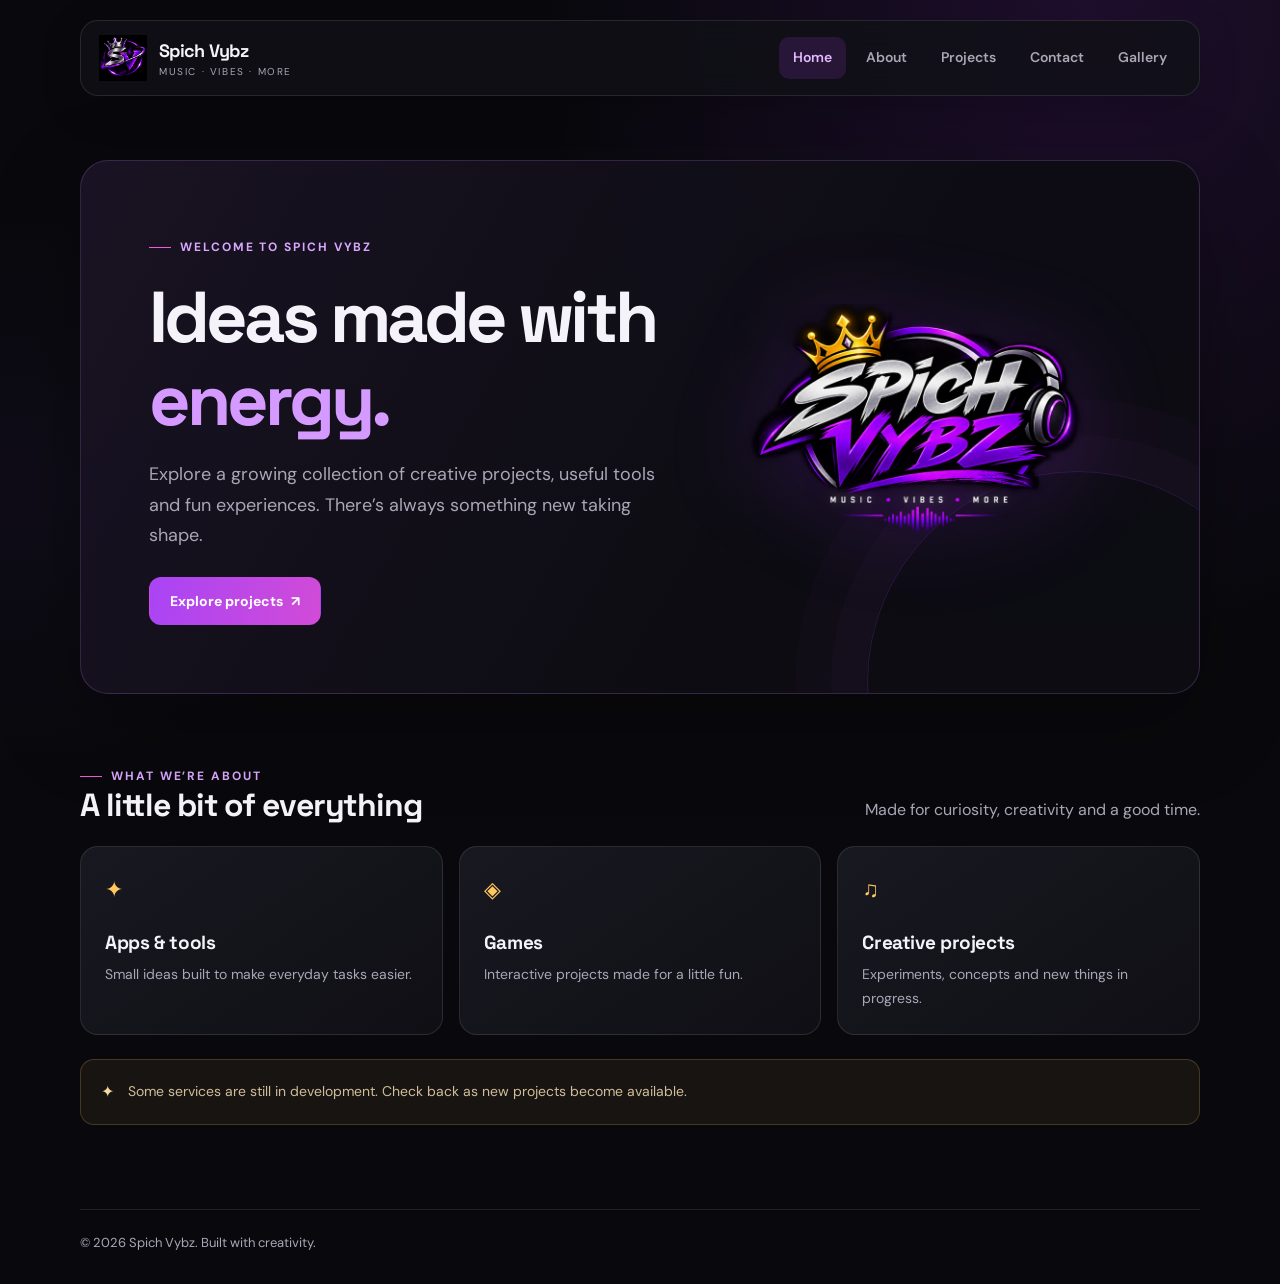
<file: index.html>
<!DOCTYPE html>
<html lang="en">
<head>
    <meta charset="UTF-8">
    <meta name="viewport" content="width=device-width, initial-scale=1.0">
    <meta name="theme-color" content="#09090d">
    <meta name="description" content="Spich Vybz brings together creative projects, apps, games and ideas.">
    <title>Spich Vybz — Music, Vibes &amp; More</title>
    <link rel="stylesheet" href="style.css">
</head>
<body>
    <header class="site-header">
        <nav class="navbar" aria-label="Main navigation">
            <a class="brand" href="index.html" aria-label="Spich Vybz home">
                <img src="sv-logo.png" alt="">
                <span class="brand-copy"><span class="brand-name">Spich Vybz</span><span class="brand-tagline">Music · Vibes · More</span></span>
            </a>
            <div class="nav-links">
                <a href="index.html" aria-current="page">Home</a>
                <a href="about.html">About</a>
                <a href="projects.html">Projects</a>
                <a href="contact.html">Contact</a>
                <a href="gallery.html">Gallery</a>
            </div>
        </nav>
    </header>

    <main>
        <section class="hero" aria-labelledby="hero-title">
            <div class="hero-copy">
                <span class="eyebrow">Welcome to Spich Vybz</span>
                <h1 id="hero-title">Ideas made with <span>energy.</span></h1>
                <p>Explore a growing collection of creative projects, useful tools and fun experiences. There’s always something new taking shape.</p>
                <a class="button-link" href="projects.html">Explore projects <span aria-hidden="true">↗</span></a>
            </div>
            <div class="hero-art">
                <img src="Spich Vybz Neon Music Logo.png" alt="Spich Vybz — Music, Vibes, More">
            </div>
        </section>

        <section aria-labelledby="offer-title">
            <div class="section-heading">
                <div><span class="eyebrow">What we’re about</span><h2 id="offer-title">A little bit of everything</h2></div>
                <p>Made for curiosity, creativity and a good time.</p>
            </div>
            <div class="cards">
                <article class="card"><span class="card-icon" aria-hidden="true">✦</span><h3>Apps &amp; tools</h3><p>Small ideas built to make everyday tasks easier.</p></article>
                <article class="card"><span class="card-icon" aria-hidden="true">◈</span><h3>Games</h3><p>Interactive projects made for a little fun.</p></article>
                <article class="card"><span class="card-icon" aria-hidden="true">♫</span><h3>Creative projects</h3><p>Experiments, concepts and new things in progress.</p></article>
            </div>
            <div class="notice"><span aria-hidden="true">✦</span><p>Some services are still in development. Check back as new projects become available.</p></div>
        </section>
    </main>

    <footer><p>© 2026 Spich Vybz. Built with creativity.</p></footer>
</body>
</html>
</file>
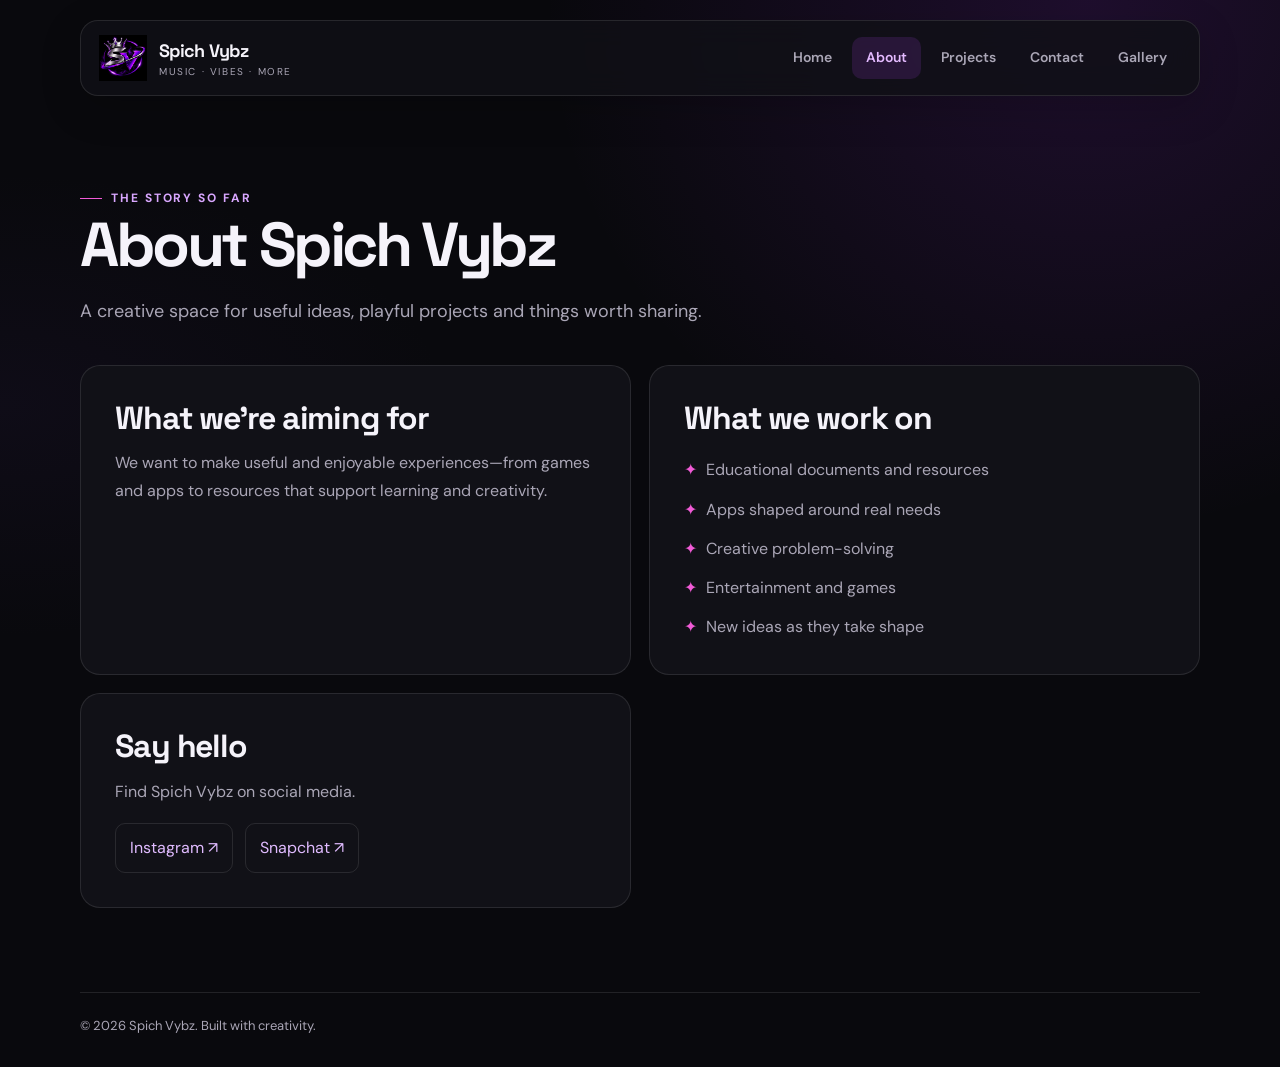
<file: about.html>
<!DOCTYPE html>
<html lang="en">
<head>
    <meta charset="UTF-8">
    <meta name="viewport" content="width=device-width, initial-scale=1.0">
    <meta name="theme-color" content="#09090d">
    <meta name="description" content="Learn about the goals and creative work behind Spich Vybz.">
    <title>About — Spich Vybz</title>
    <link rel="stylesheet" href="style.css">
</head>
<body>
    <header class="site-header">
        <nav class="navbar" aria-label="Main navigation">
            <a class="brand" href="index.html" aria-label="Spich Vybz home">
                <img src="sv-logo.png" alt="">
                <span class="brand-copy"><span class="brand-name">Spich Vybz</span><span class="brand-tagline">Music · Vibes · More</span></span>
            </a>
            <div class="nav-links">
                <a href="index.html">Home</a>
                <a href="about.html" aria-current="page">About</a>
                <a href="projects.html">Projects</a>
                <a href="contact.html">Contact</a>
                <a href="gallery.html">Gallery</a>
            </div>
        </nav>
    </header>

    <main>
        <header class="page-intro">
            <span class="eyebrow">The story so far</span>
            <h1>About Spich Vybz</h1>
            <p>A creative space for useful ideas, playful projects and things worth sharing.</p>
        </header>
        <div class="content-grid">
            <section class="content-panel">
                <h2>What we’re aiming for</h2>
                <p>We want to make useful and enjoyable experiences—from games and apps to resources that support learning and creativity.</p>
            </section>
            <section class="content-panel">
                <h2>What we work on</h2>
                <ul class="clean-list">
                    <li>Educational documents and resources</li>
                    <li>Apps shaped around real needs</li>
                    <li>Creative problem-solving</li>
                    <li>Entertainment and games</li>
                    <li>New ideas as they take shape</li>
                </ul>
            </section>
            <section class="content-panel">
                <h2>Say hello</h2>
                <p>Find Spich Vybz on social media.</p>
                <div class="social-list">
                    <a href="https://www.instagram.com/chris.ten1209/" target="_blank" rel="noopener noreferrer">Instagram ↗</a>
                    <a href="https://www.snapchat.com/add/kchris.ten1209" target="_blank" rel="noopener noreferrer">Snapchat ↗</a>
                </div>
            </section>
        </div>
    </main>

    <footer><p>© 2026 Spich Vybz. Built with creativity.</p></footer>
</body>
</html>
</file>
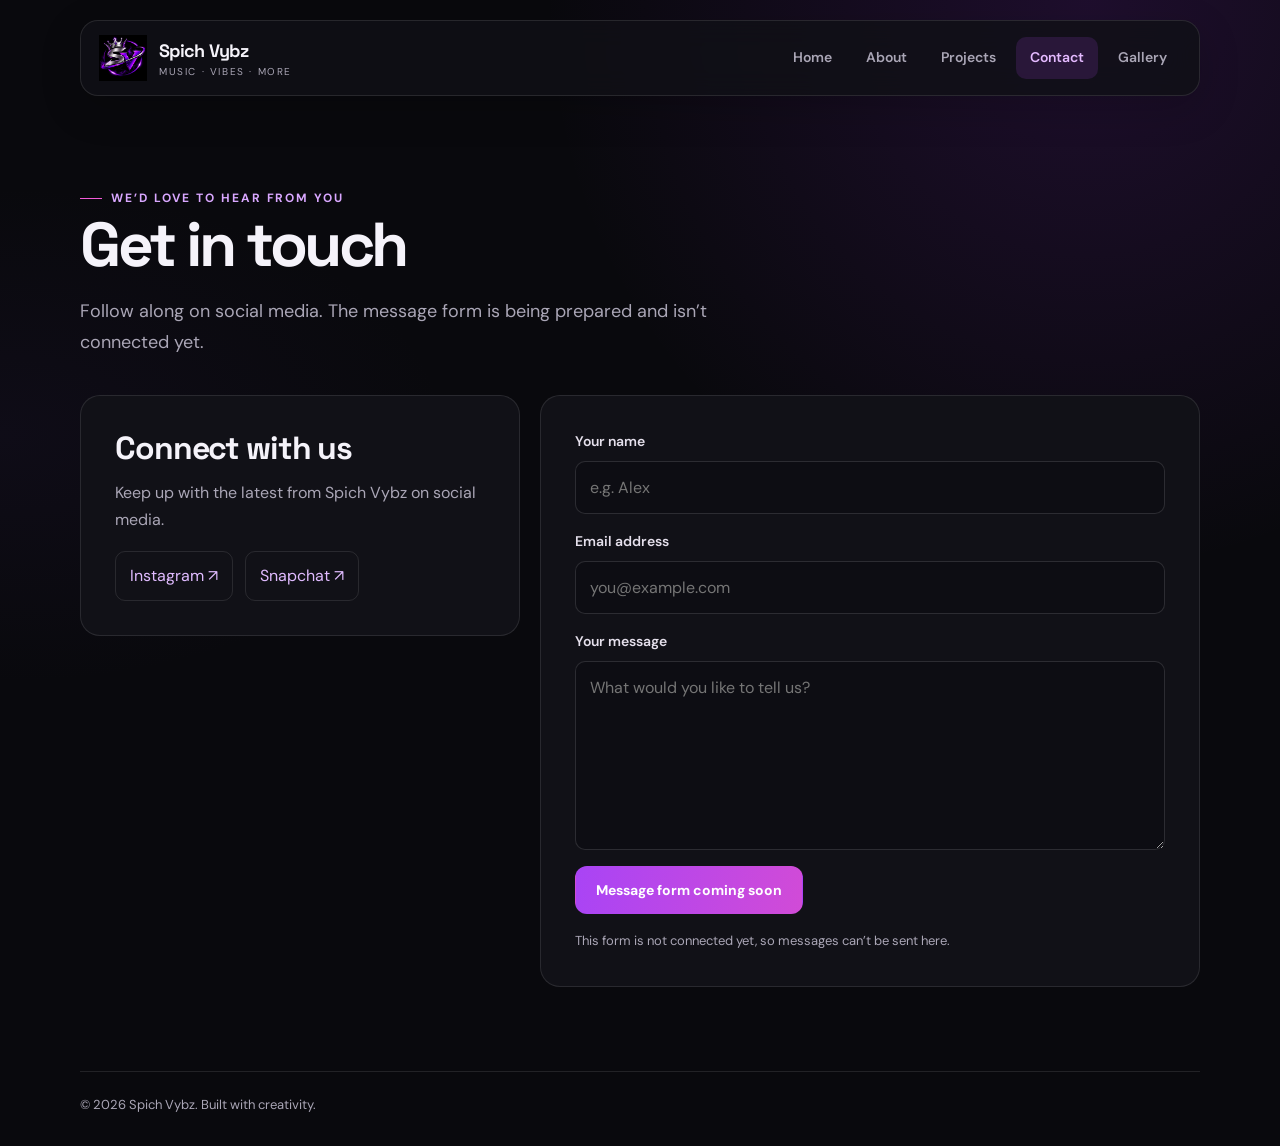
<file: contact.html>
<!DOCTYPE html>
<html lang="en">
<head>
    <meta charset="UTF-8">
    <meta name="viewport" content="width=device-width, initial-scale=1.0">
    <meta name="theme-color" content="#09090d">
    <meta name="description" content="Contact Spich Vybz and follow along on social media.">
    <title>Contact — Spich Vybz</title>
    <link rel="stylesheet" href="style.css">
</head>
<body>
    <header class="site-header">
        <nav class="navbar" aria-label="Main navigation">
            <a class="brand" href="index.html" aria-label="Spich Vybz home">
                <img src="sv-logo.png" alt="">
                <span class="brand-copy"><span class="brand-name">Spich Vybz</span><span class="brand-tagline">Music · Vibes · More</span></span>
            </a>
            <div class="nav-links">
                <a href="index.html">Home</a>
                <a href="about.html">About</a>
                <a href="projects.html">Projects</a>
                <a href="contact.html" aria-current="page">Contact</a>
                <a href="gallery.html">Gallery</a>
            </div>
        </nav>
    </header>

    <main>
        <header class="page-intro">
            <span class="eyebrow">We’d love to hear from you</span>
            <h1>Get in touch</h1>
            <p>Follow along on social media. The message form is being prepared and isn’t connected yet.</p>
        </header>
        <div class="contact-layout">
            <aside class="contact-details">
                <h2>Connect with us</h2>
                <p>Keep up with the latest from Spich Vybz on social media.</p>
                <div class="social-list">
                    <a href="https://www.instagram.com/chris.ten1209/" target="_blank" rel="noopener noreferrer">Instagram ↗</a>
                    <a href="https://www.snapchat.com/add/kchris.ten1209" target="_blank" rel="noopener noreferrer">Snapchat ↗</a>
                </div>
            </aside>
            <form class="contact-form" aria-describedby="form-note">
                <div class="form-field">
                    <label for="name">Your name</label>
                    <input class="box" type="text" id="name" name="name" placeholder="e.g. Alex" autocomplete="name" disabled>
                </div>
                <div class="form-field">
                    <label for="email">Email address</label>
                    <input class="box" type="email" id="email" name="email" placeholder="you@example.com" autocomplete="email" disabled>
                </div>
                <div class="form-field">
                    <label for="message">Your message</label>
                    <textarea class="box" id="message" name="message" rows="6" placeholder="What would you like to tell us?" disabled></textarea>
                </div>
                <button class="btn" type="submit" disabled>Message form coming soon</button>
                <p class="form-note" id="form-note">This form is not connected yet, so messages can’t be sent here.</p>
            </form>
        </div>
    </main>

    <footer><p>© 2026 Spich Vybz. Built with creativity.</p></footer>
</body>
</html>
</file>
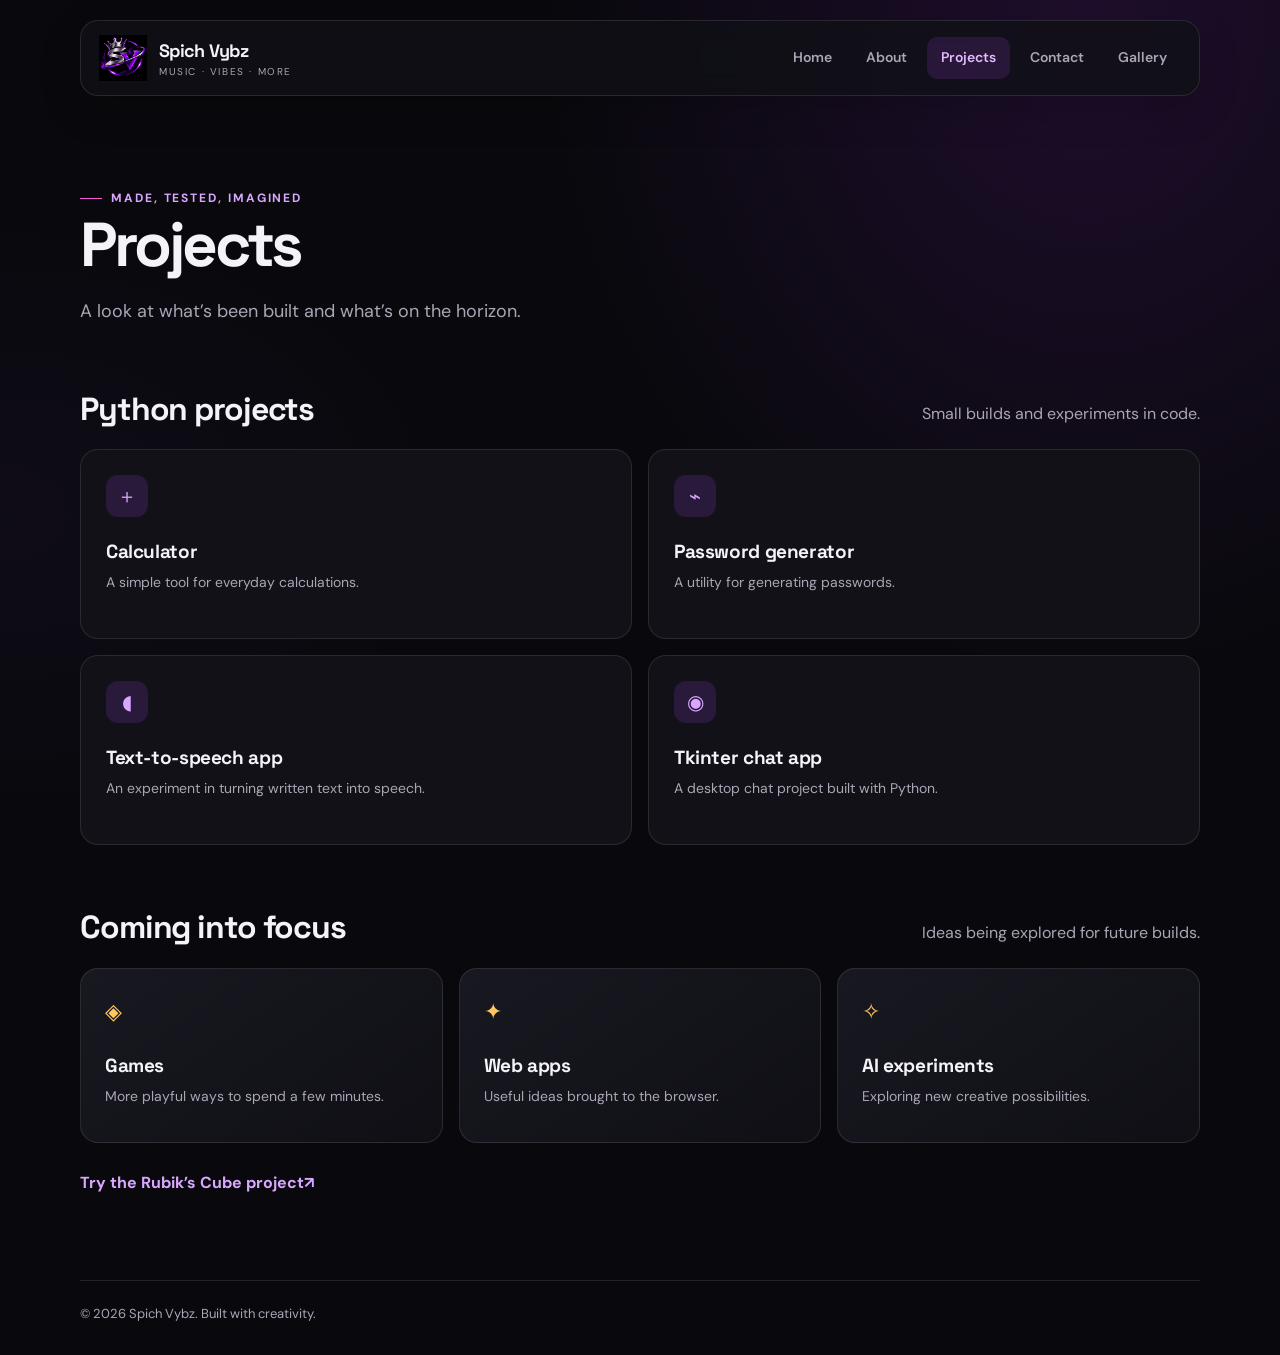
<file: projects.html>
<!DOCTYPE html>
<html lang="en">
<head>
    <meta charset="UTF-8">
    <meta name="viewport" content="width=device-width, initial-scale=1.0">
    <meta name="theme-color" content="#09090d">
    <meta name="description" content="Browse current and upcoming Spich Vybz projects.">
    <title>Projects — Spich Vybz</title>
    <link rel="stylesheet" href="style.css">
</head>
<body>
    <header class="site-header">
        <nav class="navbar" aria-label="Main navigation">
            <a class="brand" href="index.html" aria-label="Spich Vybz home">
                <img src="sv-logo.png" alt="">
                <span class="brand-copy"><span class="brand-name">Spich Vybz</span><span class="brand-tagline">Music · Vibes · More</span></span>
            </a>
            <div class="nav-links">
                <a href="index.html">Home</a>
                <a href="about.html">About</a>
                <a href="projects.html" aria-current="page">Projects</a>
                <a href="contact.html">Contact</a>
                <a href="gallery.html">Gallery</a>
            </div>
        </nav>
    </header>

    <main>
        <header class="page-intro">
            <span class="eyebrow">Made, tested, imagined</span>
            <h1>Projects</h1>
            <p>A look at what’s been built and what’s on the horizon.</p>
        </header>
        <section aria-labelledby="current-title">
            <div class="section-heading"><div><h2 id="current-title">Python projects</h2></div><p>Small builds and experiments in code.</p></div>
            <div class="project-grid">
                <article class="project-card"><span class="project-mark" aria-hidden="true">＋</span><h3>Calculator</h3><p>A simple tool for everyday calculations.</p></article>
                <article class="project-card"><span class="project-mark" aria-hidden="true">⌁</span><h3>Password generator</h3><p>A utility for generating passwords.</p></article>
                <article class="project-card"><span class="project-mark" aria-hidden="true">◖</span><h3>Text-to-speech app</h3><p>An experiment in turning written text into speech.</p></article>
                <article class="project-card"><span class="project-mark" aria-hidden="true">◉</span><h3>Tkinter chat app</h3><p>A desktop chat project built with Python.</p></article>
            </div>
        </section>
        <section>
            <div class="section-heading"><div><h2>Coming into focus</h2></div><p>Ideas being explored for future builds.</p></div>
            <div class="cards">
                <article class="card"><span class="card-icon" aria-hidden="true">◈</span><h3>Games</h3><p>More playful ways to spend a few minutes.</p></article>
                <article class="card"><span class="card-icon" aria-hidden="true">✦</span><h3>Web apps</h3><p>Useful ideas brought to the browser.</p></article>
                <article class="card"><span class="card-icon" aria-hidden="true">✧</span><h3>AI experiments</h3><p>Exploring new creative possibilities.</p></article>
            </div>
        </section>
        <a class="project-link" href="cube.html">Try the Rubik’s Cube project <span aria-hidden="true">↗</span></a>
    </main>

    <footer><p>© 2026 Spich Vybz. Built with creativity.</p></footer>
</body>
</html>
</file>
<file: style.css>
@import url('https://fonts.googleapis.com/css2?family=DM+Sans:wght@400;500;600;700&family=Space+Grotesk:wght@500;600;700&display=swap');

:root {
    color-scheme: dark;
    --bg: #09090d;
    --surface: #111117;
    --surface-raised: #171720;
    --text: #f5f3fa;
    --muted: #aaa6b6;
    --line: rgba(255,255,255,.1);
    --purple: #b44cff;
    --pink: #f15bd7;
    --gold: #ffc75e;
    --page-width: 1120px;
}

* { box-sizing: border-box; }

html { scroll-behavior: smooth; }

body {
    min-width: 320px;
    margin: 0;
    background:
        radial-gradient(ellipse at 85% 0%, rgba(143, 42, 214, .16), transparent 34rem),
        radial-gradient(ellipse at 0% 38%, rgba(54, 32, 92, .13), transparent 28rem),
        var(--bg);
    color: var(--text);
    font-family: 'DM Sans', Arial, sans-serif;
    font-size: 16px;
    line-height: 1.7;
}

a { color: inherit; }
a:focus-visible, button:focus-visible, input:focus-visible, textarea:focus-visible {
    outline: 3px solid var(--gold);
    outline-offset: 3px;
}

.site-header {
    width: min(var(--page-width), calc(100% - 48px));
    margin: 20px auto 0;
}

.navbar {
    min-height: 76px;
    display: flex;
    align-items: center;
    justify-content: space-between;
    gap: 24px;
    padding: 12px 18px;
    border: 1px solid var(--line);
    border-radius: 18px;
    background: rgba(17, 17, 23, .82);
    box-shadow: 0 12px 40px rgba(0,0,0,.18);
    backdrop-filter: blur(14px);
}

.brand {
    display: inline-flex;
    align-items: center;
    gap: 12px;
    min-width: 0;
    text-decoration: none;
}

.brand img { width: 48px; height: 48px; object-fit: contain; }
.brand-copy { display: grid; line-height: 1.2; }
.brand-name { font: 700 18px 'Space Grotesk', sans-serif; letter-spacing: -.04em; }
.brand-tagline { margin-top: 4px; color: var(--muted); font-size: 10px; letter-spacing: .16em; text-transform: uppercase; }

.nav-links { display: flex; align-items: center; gap: 6px; }
.nav-links a {
    padding: 9px 14px;
    border-radius: 10px;
    color: var(--muted);
    font-size: 14px;
    font-weight: 600;
    text-decoration: none;
    transition: background .2s ease, color .2s ease;
}
.nav-links a:hover, .nav-links a[aria-current="page"] {
    background: rgba(180, 76, 255, .14);
    color: #e4baff;
}

main {
    width: min(var(--page-width), calc(100% - 48px));
    min-height: 65vh;
    margin: 0 auto;
    padding: 64px 0 84px;
}

.eyebrow {
    display: inline-flex;
    align-items: center;
    gap: 9px;
    color: #d9a7ff;
    font-size: 12px;
    font-weight: 700;
    letter-spacing: .16em;
    text-transform: uppercase;
}
.eyebrow::before { width: 22px; height: 1px; background: var(--pink); content: ''; }

h1, h2, h3 { margin: 0; font-family: 'Space Grotesk', Arial, sans-serif; line-height: 1.15; }
h1 { font-size: clamp(40px, 7vw, 72px); letter-spacing: -.055em; }
h2 { font-size: clamp(24px, 3vw, 32px); letter-spacing: -.035em; }
h3 { font-size: 19px; letter-spacing: -.02em; }
p { margin: 0; color: var(--muted); }

.hero {
    position: relative;
    display: grid;
    grid-template-columns: minmax(0, 1.1fr) minmax(260px, .9fr);
    align-items: center;
    gap: 40px;
    min-height: 440px;
    overflow: hidden;
    padding: clamp(28px, 6vw, 68px);
    border: 1px solid rgba(205, 137, 255, .2);
    border-radius: 28px;
    background: linear-gradient(120deg, rgba(26, 19, 36, .96), rgba(13, 13, 19, .93) 65%);
    box-shadow: 0 28px 90px rgba(0,0,0,.28);
}
.hero::after {
    position: absolute;
    right: -90px;
    bottom: -200px;
    width: 420px;
    height: 420px;
    border: 1px solid rgba(180,76,255,.18);
    border-radius: 50%;
    box-shadow: 0 0 0 36px rgba(180,76,255,.025), 0 0 0 72px rgba(180,76,255,.02);
    content: '';
    pointer-events: none;
}
.hero-copy { position: relative; z-index: 1; }
.hero h1 { max-width: 650px; margin: 18px 0; }
.hero h1 span { color: #d59aff; }
.hero-copy > p { max-width: 540px; font-size: 18px; }
.hero-art { position: relative; z-index: 1; display: grid; place-items: center; }
.hero-art img { width: min(100%, 370px); height: auto; filter: drop-shadow(0 12px 46px rgba(163,43,255,.2)); }

.button-link, .btn {
    display: inline-flex;
    align-items: center;
    justify-content: center;
    gap: 8px;
    min-height: 48px;
    margin-top: 26px;
    padding: 0 20px;
    border: 1px solid transparent;
    border-radius: 12px;
    background: linear-gradient(100deg, #a944f5, #d14bd7);
    color: white;
    font: 700 14px 'DM Sans', sans-serif;
    text-decoration: none;
    cursor: pointer;
    transition: transform .2s ease, filter .2s ease;
}
.button-link:hover, .btn:hover { transform: translateY(-2px); filter: brightness(1.12); }
.button-link.secondary { border-color: var(--line); background: transparent; color: var(--text); }

.section-heading { display: flex; align-items: end; justify-content: space-between; gap: 24px; margin: 64px 0 22px; }
.section-heading p { max-width: 480px; }
.cards { display: grid; grid-template-columns: repeat(3, minmax(0, 1fr)); gap: 16px; }
.card {
    min-height: 175px;
    padding: 24px;
    border: 1px solid var(--line);
    border-radius: 18px;
    background: linear-gradient(145deg, rgba(25,25,34,.96), rgba(16,16,22,.95));
}
.card .card-icon { display: block; margin-bottom: 24px; color: var(--gold); font-size: 22px; }
.card p { margin-top: 9px; font-size: 14px; }

.notice {
    display: flex;
    align-items: center;
    gap: 14px;
    margin-top: 24px;
    padding: 18px 20px;
    border: 1px solid rgba(255,199,94,.2);
    border-radius: 14px;
    background: rgba(255,199,94,.06);
    color: #f6d89d;
}
.notice p { color: #d1bd9b; font-size: 14px; }

.page-intro { max-width: 740px; margin: 20px 0 38px; }
.page-intro h1 { font-size: clamp(42px, 6vw, 62px); }
.page-intro p { max-width: 660px; margin-top: 16px; font-size: 18px; }
.content-grid { display: grid; grid-template-columns: repeat(2, minmax(0, 1fr)); gap: 18px; }
.content-panel { padding: clamp(22px, 4vw, 34px); border: 1px solid var(--line); border-radius: 20px; background: var(--surface); }
.content-panel > p { margin-top: 13px; }
.clean-list { display: grid; gap: 12px; margin: 20px 0 0; padding: 0; list-style: none; }
.clean-list li { position: relative; padding-left: 22px; color: var(--muted); }
.clean-list li::before { position: absolute; left: 0; color: var(--pink); content: '✦'; }
.social-list { display: flex; flex-wrap: wrap; gap: 12px; margin-top: 18px; }
.social-list a { padding: 10px 14px; border: 1px solid var(--line); border-radius: 10px; color: #e0bbff; text-decoration: none; }
.social-list a:hover { border-color: var(--purple); background: rgba(180,76,255,.1); }

.project-grid { display: grid; grid-template-columns: repeat(2, minmax(0, 1fr)); gap: 16px; }
.project-card { position: relative; min-height: 190px; padding: 25px; border: 1px solid var(--line); border-radius: 18px; background: var(--surface); }
.project-card p { margin-top: 8px; font-size: 14px; }
.project-card .project-mark { display: inline-grid; width: 42px; height: 42px; margin-bottom: 24px; place-items: center; border-radius: 12px; background: rgba(180,76,255,.15); color: #d9a7ff; font-size: 20px; }
.project-link { display: inline-flex; margin-top: 26px; color: #d9a7ff; font-weight: 700; text-decoration: none; }
.project-link:hover { color: white; }

.contact-layout { display: grid; grid-template-columns: .8fr 1.2fr; gap: 20px; align-items: start; }
.contact-details, .contact-form { padding: clamp(22px, 4vw, 34px); border: 1px solid var(--line); border-radius: 20px; background: var(--surface); }
.contact-details p { margin-top: 12px; }
.contact-form { display: grid; gap: 16px; }
.form-field { display: grid; gap: 7px; }
.form-field label { color: #e5e0ec; font-size: 14px; font-weight: 600; }
.box { width: 100%; min-height: 48px; padding: 12px 14px; border: 1px solid rgba(255,255,255,.13); border-radius: 10px; background: #0d0d13; color: var(--text); font: inherit; }
textarea.box { min-height: 155px; resize: vertical; }
.contact-form .btn { justify-self: start; margin-top: 0; }
.form-note { font-size: 13px; }

footer {
    width: min(var(--page-width), calc(100% - 48px));
    margin: 0 auto;
    padding: 22px 0 30px;
    border-top: 1px solid var(--line);
    color: var(--muted);
    font-size: 13px;
}
footer p { font-size: 13px; }

@media (max-width: 760px) {
    .site-header, main, footer { width: min(100% - 32px, var(--page-width)); }
    .navbar { align-items: flex-start; flex-direction: column; gap: 10px; padding: 14px; }
    .nav-links { width: 100%; gap: 2px; overflow-x: auto; }
    .nav-links a { padding: 9px 11px; font-size: 13px; }
    main { padding: 40px 0 60px; }
    .hero { grid-template-columns: 1fr; gap: 12px; min-height: unset; padding: 32px 24px; }
    .hero-art img { width: min(75%, 280px); }
    .hero-copy > p, .page-intro p { font-size: 16px; }
    .cards { grid-template-columns: repeat(2, minmax(0, 1fr)); }
    .content-grid, .contact-layout { grid-template-columns: 1fr; }
    .section-heading { align-items: flex-start; flex-direction: column; margin-top: 46px; }
}

@media (max-width: 480px) {
    .site-header, main, footer { width: calc(100% - 28px); }
    .brand img { width: 42px; height: 42px; }
    .brand-name { font-size: 16px; }
    .brand-tagline { font-size: 9px; }
    .nav-links a { padding: 8px 9px; font-size: 12px; }
    .hero { border-radius: 20px; }
    .cards, .project-grid { grid-template-columns: 1fr; }
    .card { min-height: 145px; }
}

@media (prefers-reduced-motion: reduce) {
    *, *::before, *::after { scroll-behavior: auto !important; transition-duration: .01ms !important; }
}
</file>
